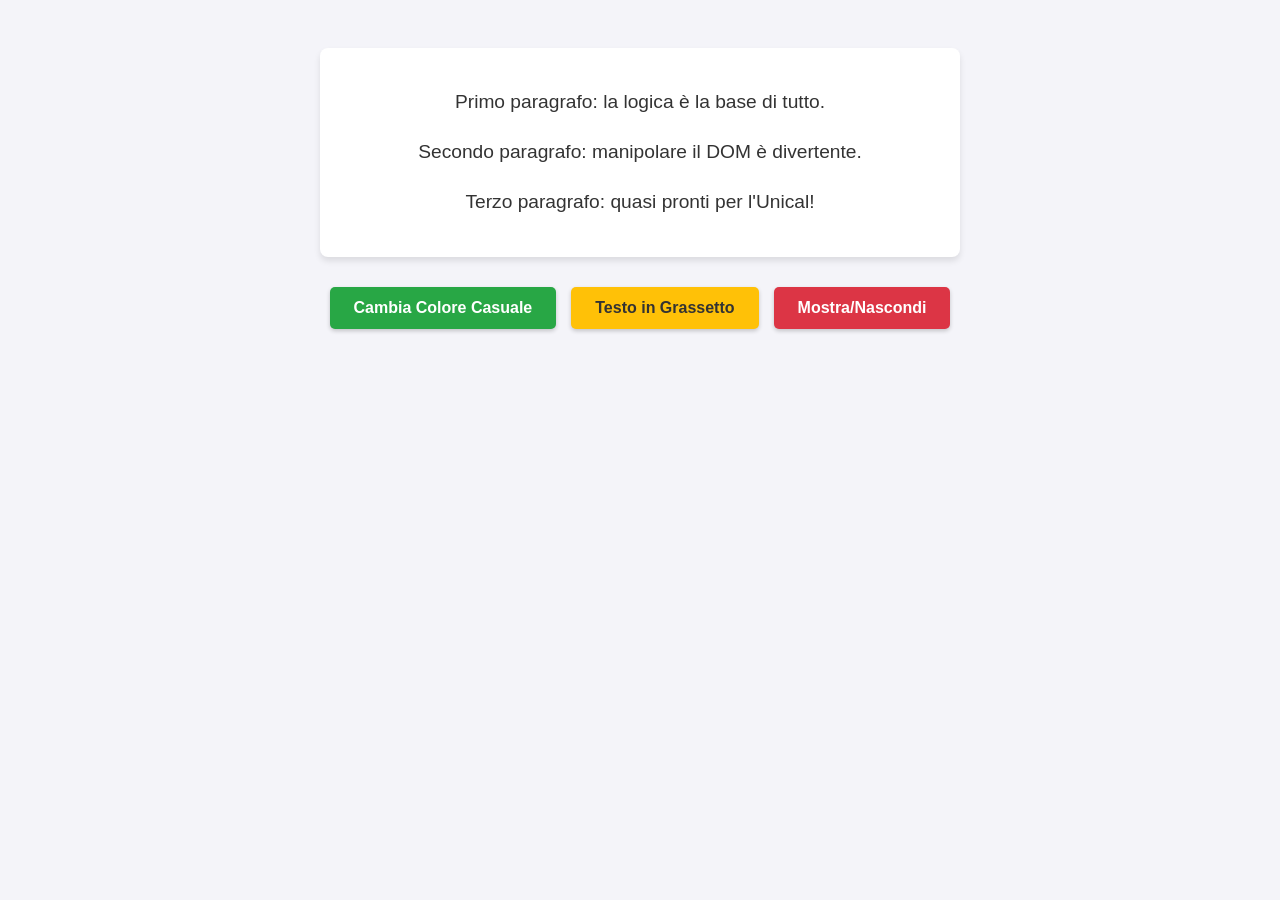
<file: index.html>
<!DOCTYPE html>
<html lang="en">
<head>
    <meta charset="UTF-8">
    <meta name="viewport" content="width=device-width, initial-scale=1.0">
    <title>Document</title>

    <link rel="stylesheet" href="style.css">
</head>
<body>
    <div class="container">
        <p>Primo paragrafo: la logica è la base di tutto.</p>
        <p>Secondo paragrafo: manipolare il DOM è divertente.</p>
        <p>Terzo paragrafo: quasi pronti per l'Unical!</p>
    </div>

    <div class="controls">
        <button id="btnColor">Cambia Colore Casuale</button>
        <button id="btnBold">Testo in Grassetto</button>
        <button id="btnToggle">Mostra/Nascondi</button>
    </div>
    <script src="main.js"></script>
</body>
</html>
</file>
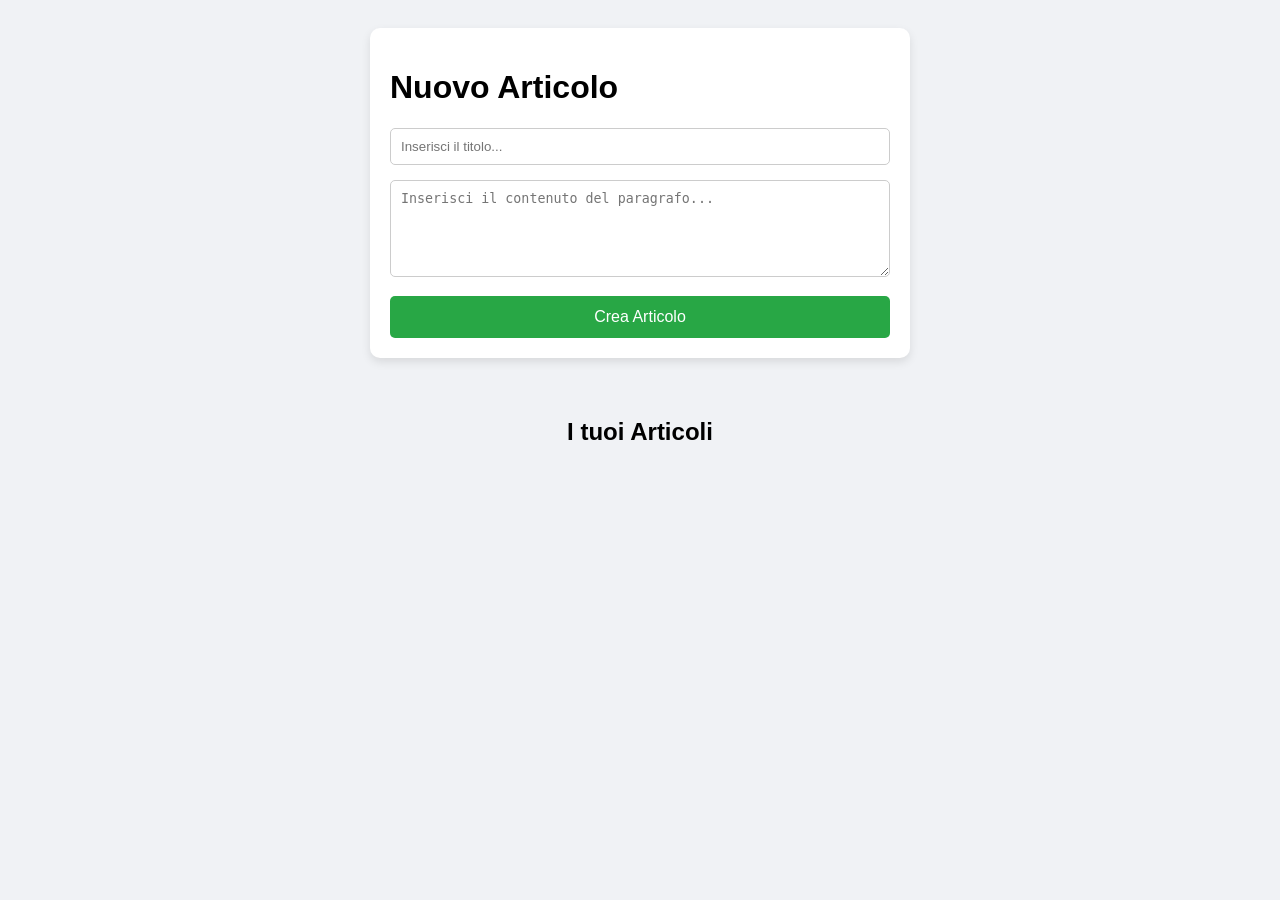
<file: index1.html>
<!DOCTYPE html>
<html lang="it">
<head>
    <meta charset="UTF-8">
    <meta name="viewport" content="width=device-width, initial-scale=1.0">
    <title>Crea il tuo Articolo</title>
    <link rel="stylesheet" href="style1.css">
</head>
<body>

    <div class="form-container">
        <h1>Nuovo Articolo</h1>
        <input type="text" id="inputTitle" placeholder="Inserisci il titolo...">
        <textarea id="inputContent" placeholder="Inserisci il contenuto del paragrafo..." rows="5"></textarea>
        <button id="btnCreate">Crea Articolo</button>
    </div>

    <section id="articlesContainer">
        <h2>I tuoi Articoli</h2>
    </section>

    <script src="main1.js"></script>
</body>
</html>
</file>
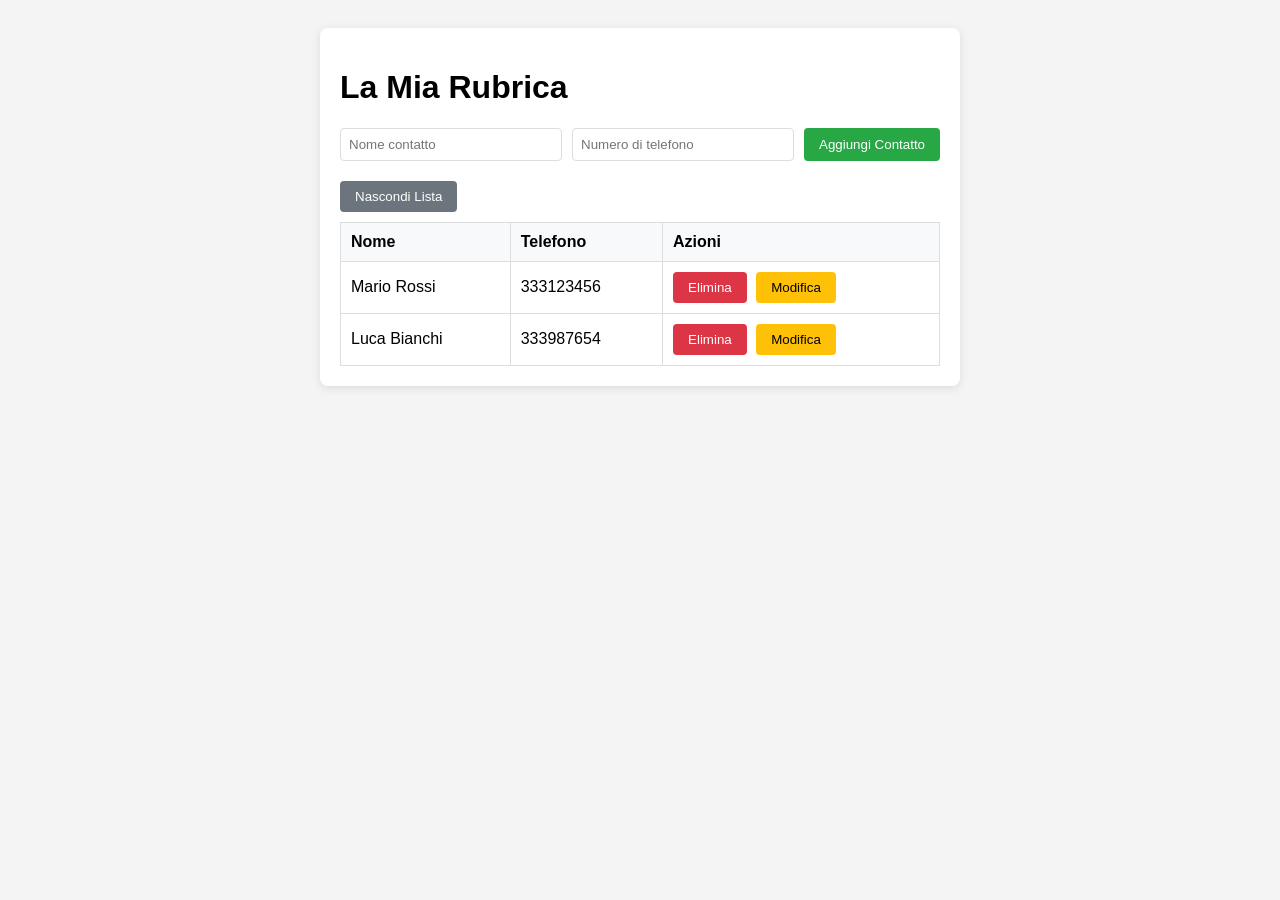
<file: index2.html>
<!DOCTYPE html>
<html lang="it">
<head>
    <meta charset="UTF-8">
    <title>Rubrica Contatti</title>
    <link rel="stylesheet" href="style2.css">
</head>
<body>

    <div class="container">
        <h1>La Mia Rubrica</h1>
        
        <div class="form-group">
            <input type="text" id="inputName" placeholder="Nome contatto">
            <input type="text" id="inputPhone" placeholder="Numero di telefono">
            <button id="btnAdd">Aggiungi Contatto</button>
        </div>

        <div class="controls">
            <button id="btnShowHide">Nascondi Lista</button>
        </div>

        <table id="contactTable">
            <thead>
                <tr>
                    <th>Nome</th>
                    <th>Telefono</th>
                    <th>Azioni</th>
                </tr>
            </thead>
            <tbody id="contactList">
                </tbody>
        </table>
    </div>

    <script src="main2.js"></script>
</body>
</html>
</file>
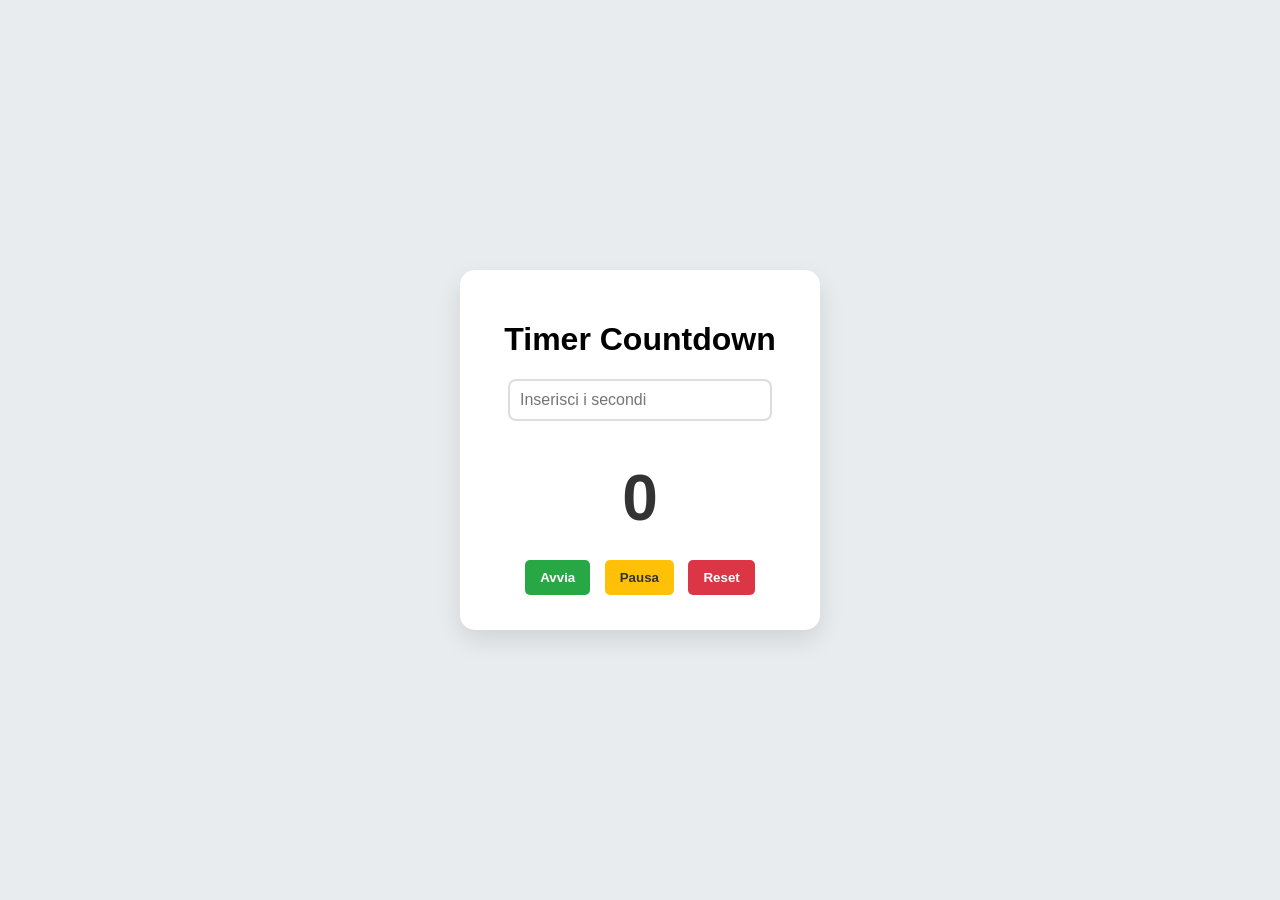
<file: index3.html>
<!DOCTYPE html>
<html lang="it">
<head>
    <meta charset="UTF-8">
    <title>Timer Countdown</title>
    <link rel="stylesheet" href="style3.css">
</head>
<body>

    <div class="timer-card">
        <h1>Timer Countdown</h1>
        
        <input type="number" id="secondsInput" placeholder="Inserisci i secondi">
        
        <div class="display" id="timerDisplay">0</div>

        <div class="controls">
            <button id="startBtn">Avvia</button>
            <button id="pauseBtn">Pausa</button>
            <button id="resetBtn">Reset</button>
        </div>
    </div>

    <script src="main3.js"></script>
</body>
</html>
</file>
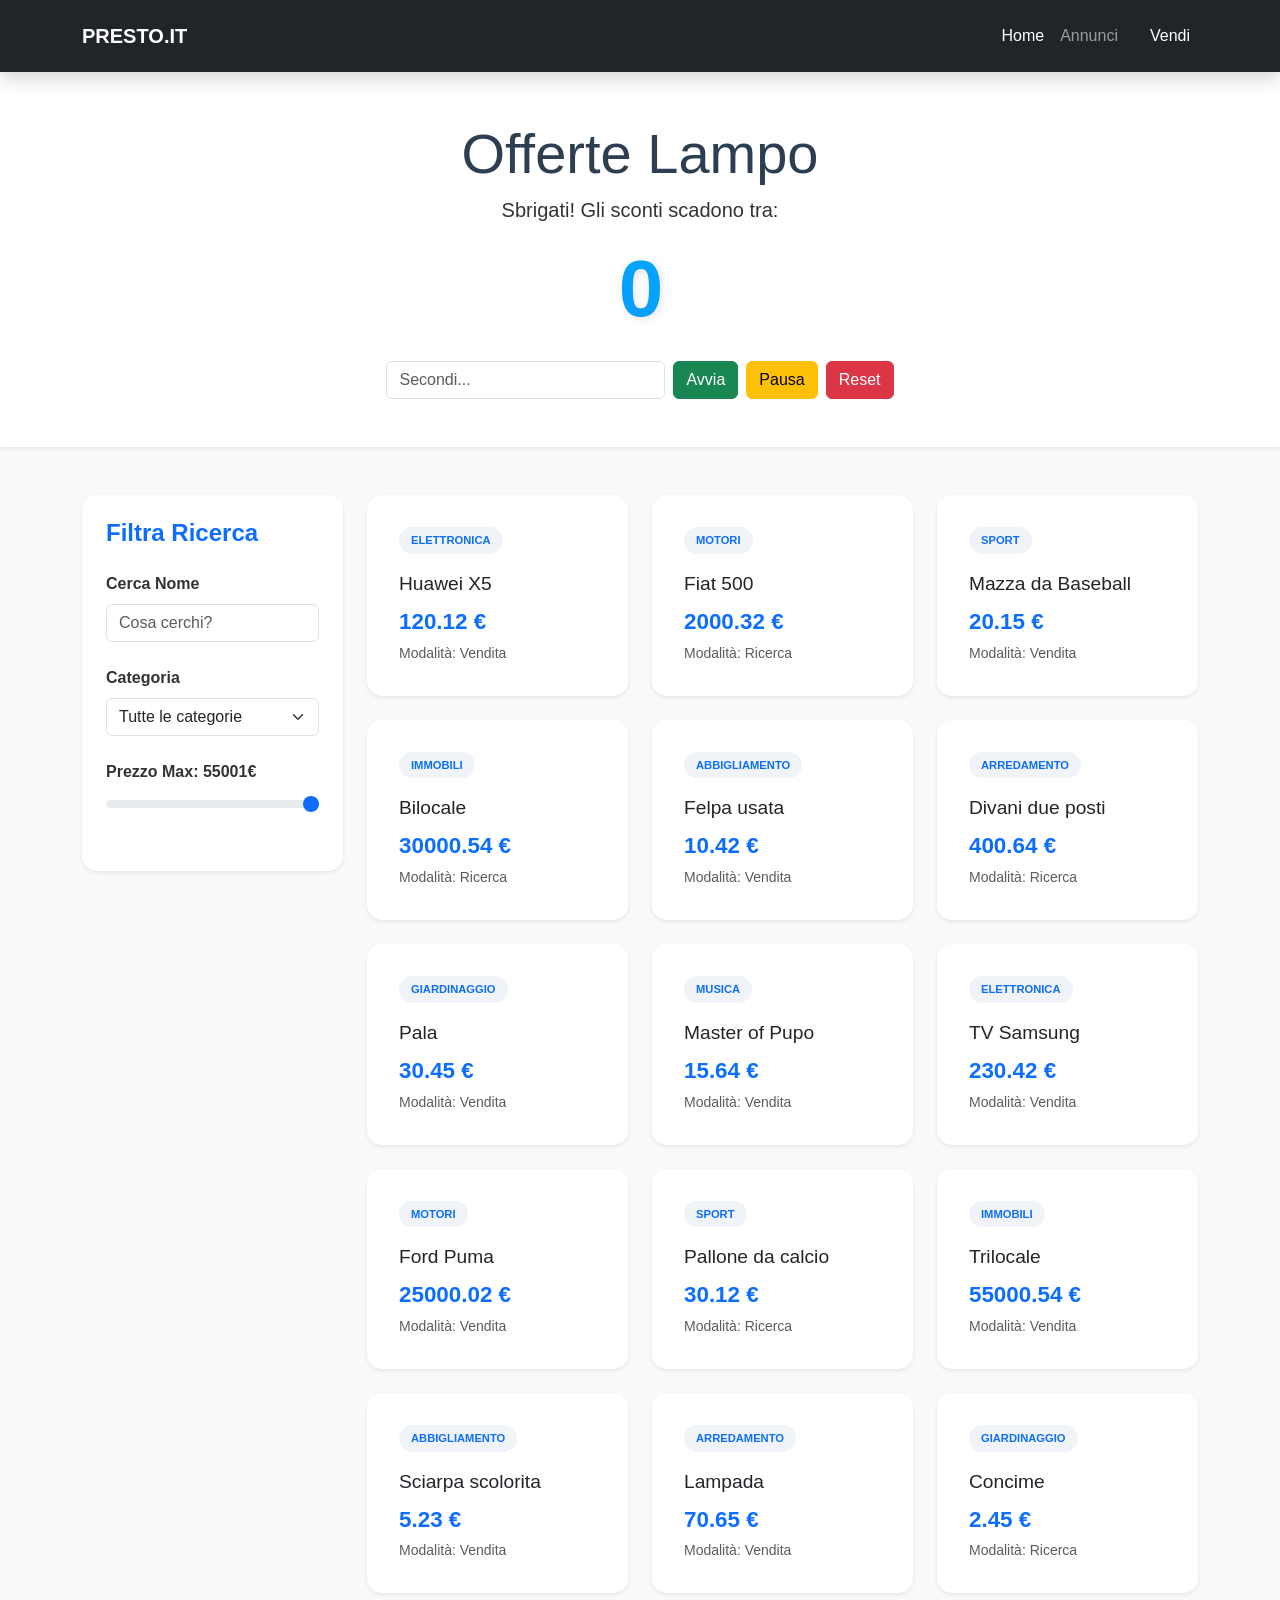
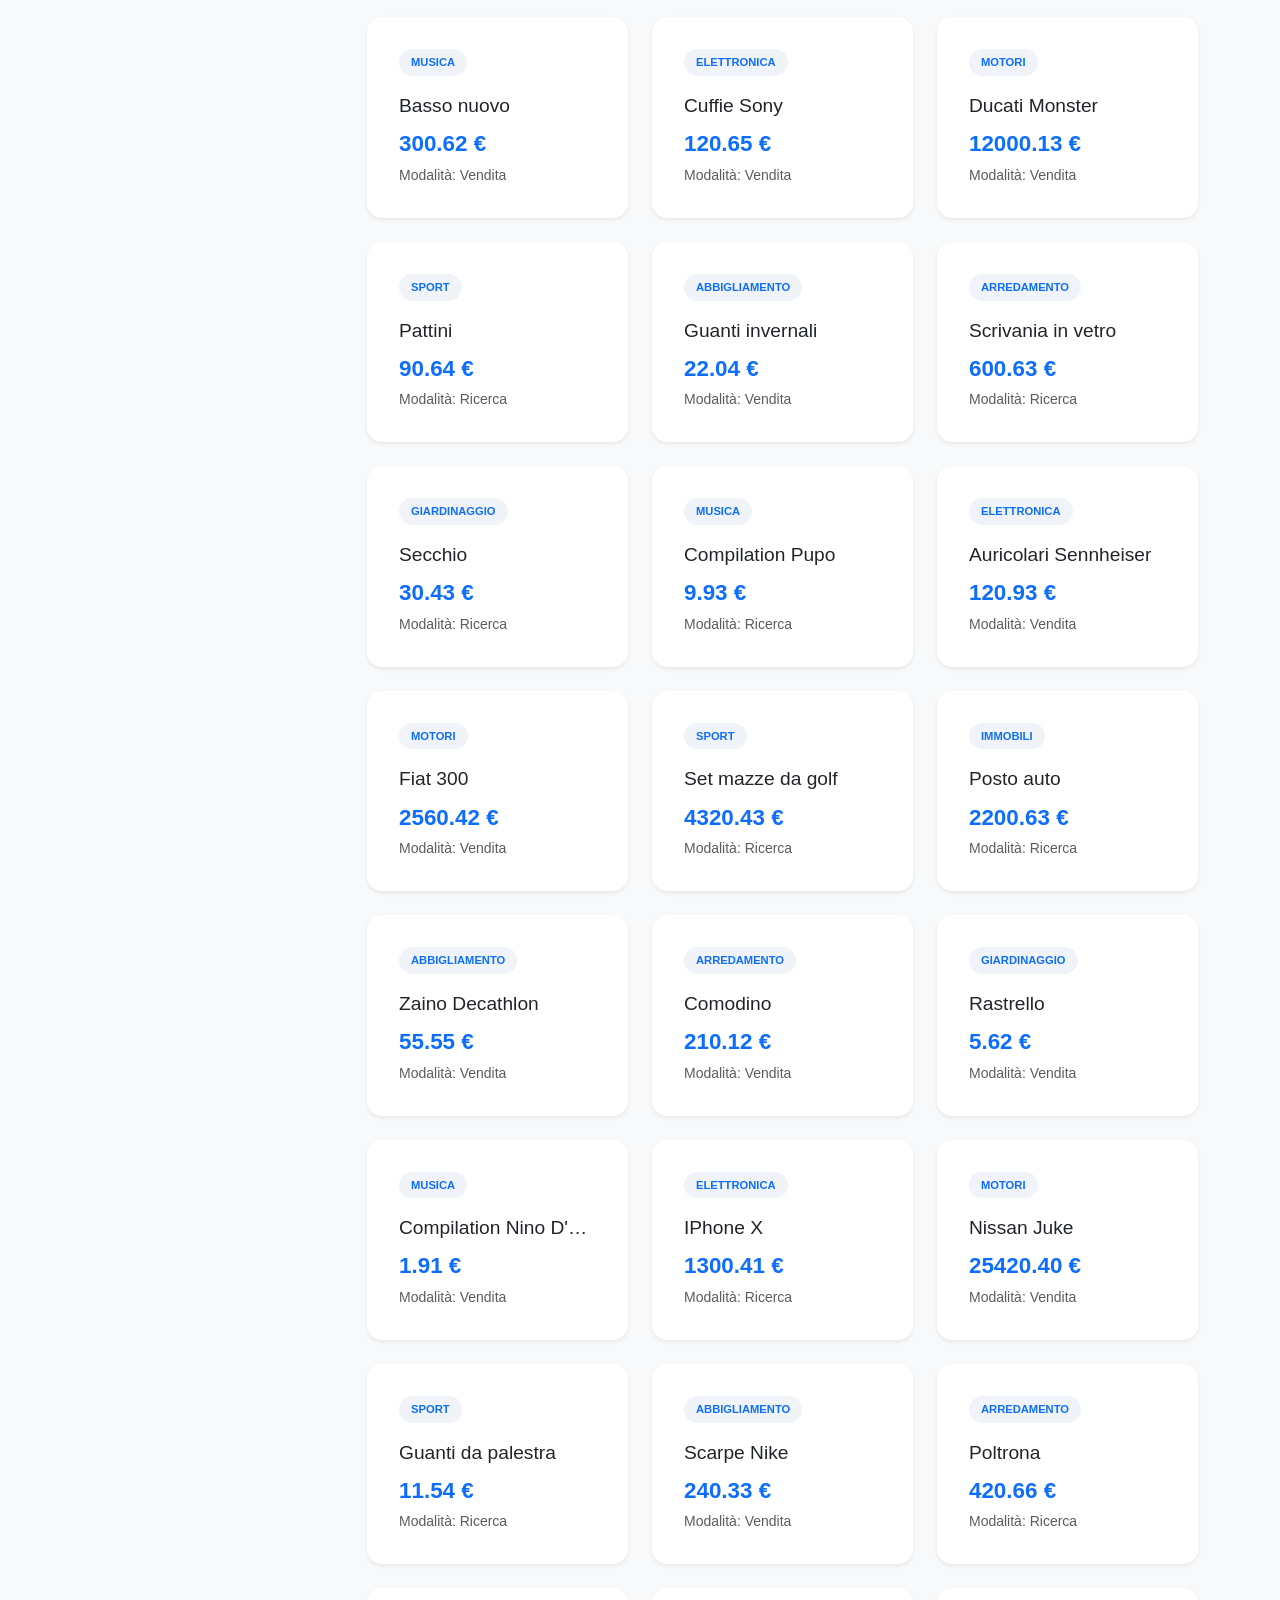
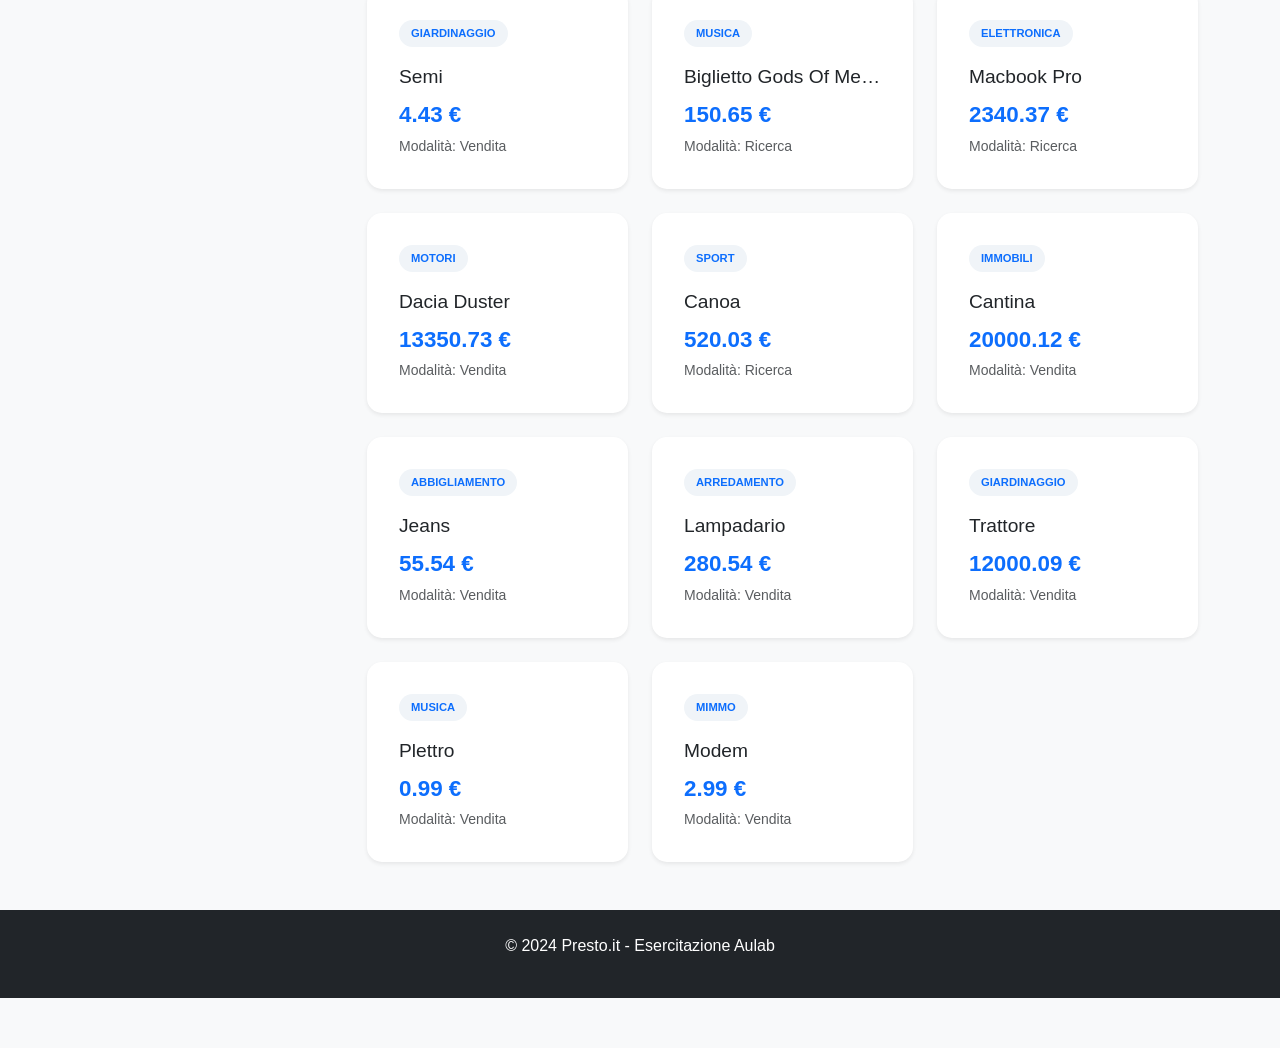
<file: index4.html>
<!DOCTYPE html>
<html lang="it">
<head>
    <meta charset="UTF-8">
    <meta name="viewport" content="width=device-width, initial-scale=1.0">
    <title>Presto.it | Il tuo Usato</title>
    <link href="https://cdn.jsdelivr.net/npm/bootstrap@5.3.0/dist/css/bootstrap.min.css" rel="stylesheet">
    <link rel="stylesheet" href="style4.css">
</head>
<body>

    <nav class="navbar navbar-expand-lg navbar-dark bg-dark shadow">
        <div class="container">
            <a class="navbar-brand fw-bold" href="#">PRESTO.IT</a>
            <button class="navbar-toggler" type="button" data-bs-toggle="collapse" data-bs-target="#navbarNav">
                <span class="navbar-toggler-icon"></span>
            </button>
            <div class="collapse navbar-collapse" id="navbarNav">
                <ul class="navbar-nav ms-auto">
                    <li class="nav-item"><a class="nav-link active" href="#">Home</a></li>
                    <li class="nav-item"><a class="nav-link" href="#">Annunci</a></li>
                    <li class="nav-item"><a class="nav-link btn btn-primary text-white ms-lg-3" href="#">Vendi</a></li>
                </ul>
            </div>
        </div>
    </nav>

    <header class="bg-white py-5 shadow-sm mb-5">
        <div class="container text-center">
            <h1 class="display-4">Offerte Lampo</h1>
            <p class="lead">Sbrigati! Gli sconti scadono tra:</p>
            <div id="timerDisplay" class="display-1 fw-bold">0</div>
            
            <div class="mt-4 d-flex justify-content-center gap-2">
                <input type="number" id="secondsInput" class="form-control w-25" placeholder="Secondi...">
                <button id="startBtn" class="btn btn-success">Avvia</button>
                <button id="pauseBtn" class="btn btn-warning">Pausa</button>
                <button id="resetBtn" class="btn btn-danger">Reset</button>
            </div>
        </div>
    </header>

    <main class="container">
        <div class="row">
            <aside class="col-lg-3 mb-4">
                <div class="filter-card shadow-sm p-4 sticky-top" style="top: 20px;">
                    <h4 class="mb-4 text-primary">Filtra Ricerca</h4>
                    
                    <div class="mb-4">
                        <label class="form-label fw-bold">Cerca Nome</label>
                        <input type="text" id="filterName" class="form-control" placeholder="Cosa cerchi?">
                    </div>

                    <div class="mb-4">
                        <label class="form-label fw-bold">Categoria</label>
                        <select id="filterCategory" class="form-select">
                            <option value="All">Tutte le categorie</option>
                        </select>
                    </div>

                    <div class="mb-4">
                        <label class="form-label fw-bold">Prezzo Max: <span id="priceValue">0</span>€</label>
                        <input type="range" id="filterPrice" class="form-range" min="0" step="1">
                    </div>
                </div>
            </aside>

            <section class="col-lg-9">
                <div id="announcementsWrapper" class="row g-4">
                    </div>
            </section>
        </div>
    </main>

    <footer class="bg-dark text-white text-center py-4 mt-5">
        <p>&copy; 2024 Presto.it - Esercitazione Aulab</p>
    </footer>

    <script src="main4.js"></script>
</body>
</html>
</file>
<file: style.css>
body {
    font-family: 'Segoe UI', Tahoma, Geneva, Verdana, sans-serif;
    padding: 40px;
    background-color: #f4f4f9;
    text-align: center;
    color: #333;
}

.container {
    background: white;
    padding: 20px;
    border-radius: 8px;
    box-shadow: 0 4px 6px rgba(0,0,0,0.1);
    margin-bottom: 30px;
    max-width: 600px;
    margin-left: auto;
    margin-right: auto;
}

p {
    font-size: 1.2rem;
    line-height: 1.6;
    transition: color 0.3s ease;
}

.controls {
    display: flex;
    justify-content: center;
    gap: 15px;
    flex-wrap: wrap;
}

/* Stile bottoni */
button {
    padding: 12px 24px;
    font-size: 1rem;
    font-weight: 600;
    color: white;
    background-color: #007bff;
    border: none;
    border-radius: 5px;
    cursor: pointer;
    transition: all 0.2s ease;
    box-shadow: 0 2px 4px rgba(0,0,0,0.2);
}

button:hover {
    background-color: #0056b3;
    transform: translateY(-2px);
    box-shadow: 0 4px 8px rgba(0,0,0,0.2);
}

button:active {
    transform: translateY(0);
}

#btnColor { background-color: #28a745; }
#btnColor:hover { background-color: #218838; }

#btnBold { background-color: #ffc107; color: #333; }
#btnBold:hover { background-color: #e0a800; }

#btnToggle { background-color: #dc3545; }
#btnToggle:hover { background-color: #c82333; }
</file>
<file: style1.css>
body {
    font-family: 'Arial', sans-serif;
    background-color: #f0f2f5;
    padding: 20px;
    display: flex;
    flex-direction: column;
    align-items: center;
}

.form-container {
    background: white;
    padding: 20px;
    border-radius: 10px;
    box-shadow: 0 4px 10px rgba(0,0,0,0.1);
    width: 100%;
    max-width: 500px;
    margin-bottom: 40px;
}

input, textarea {
    width: 100%;
    margin-bottom: 15px;
    padding: 10px;
    border: 1px solid #ccc;
    border-radius: 5px;
    box-sizing: border-box; 
} 

button {
    width: 100%;
    padding: 12px;
    background-color: #28a745;
    color: white;
    border: none;
    border-radius: 5px;
    cursor: pointer;
    font-size: 16px;
}

button:hover {
    background-color: #218838;
}

article {
    background: white;
    padding: 15px;
    margin-bottom: 20px;
    border-left: 5px solid #007bff;
    border-radius: 5px;
    width: 100%;
    max-width: 500px;
    box-shadow: 0 2px 5px rgba(0,0,0,0.05);
}

article h3 {
    margin-top: 0;
    color: #007bff;
}
</file>
<file: style2.css>
body { font-family: sans-serif; background: #f4f4f4; padding: 20px; }
.container { max-width: 600px; margin: auto; background: white; padding: 20px; border-radius: 8px; box-shadow: 0 2px 10px rgba(0,0,0,0.1); }
.form-group { display: flex; gap: 10px; margin-bottom: 20px; }
input { flex: 1; padding: 8px; border: 1px solid #ddd; border-radius: 4px; }
button { padding: 8px 15px; cursor: pointer; border: none; border-radius: 4px; color: white; }

#btnAdd { background: #28a745; }
#btnShowHide { background: #6c757d; margin-bottom: 10px; }
.btnDelete { background: #dc3545; margin-right: 5px; }
.btnEdit { background: #ffc107; color: black; }

table { width: 100%; border-collapse: collapse; }
th, td { border: 1px solid #ddd; padding: 10px; text-align: left; }
th { background: #f8f9fa; }
</file>
<file: style3.css>
body {
    font-family: 'Segoe UI', sans-serif;
    background-color: #e9ecef;
    display: flex;
    justify-content: center;
    align-items: center;
    height: 100vh;
    margin: 0;
}

.timer-card {
    background: white;
    padding: 30px;
    border-radius: 15px;
    box-shadow: 0 10px 25px rgba(0,0,0,0.1);
    text-align: center;
    width: 300px;
}

input {
    width: 80%;
    padding: 10px;
    margin-bottom: 20px;
    border: 2px solid #ddd;
    border-radius: 8px;
    font-size: 1rem;
}

.display {
    font-size: 4rem;
    font-weight: bold;
    color: #333;
    margin: 20px 0;
}

.controls button {
    padding: 10px 15px;
    margin: 5px;
    border: none;
    border-radius: 5px;
    cursor: pointer;
    font-weight: bold;
    color: white;
    transition: 0.3s;
}

#startBtn { background-color: #28a745; }
#pauseBtn { background-color: #ffc107; color: #333; }
#resetBtn { background-color: #dc3545; }

button:hover { opacity: 0.8; }
</file>
<file: style4.css>
/* --- STILI GENERALI --- */
body {
    font-family: 'Segoe UI', Roboto, Helvetica, Arial, sans-serif;
    background-color: #f8f9fa;
    color: #333;
    padding-bottom: 50px;
}

h1, h2, h3, h4 {
    font-weight: 700;
    color: #2c3e50;
}

/* --- NAVBAR --- */
.navbar {
    padding: 1rem 0;
}

/* --- SEZIONE COUNTDOWN (Header) --- */
#timerDisplay {
    font-variant-numeric: tabular-nums; 
    letter-spacing: -2px;
    background: linear-gradient(45deg, #0d6efd, #00d4ff);
    -webkit-background-clip: text;
    background-clip: text; /* Versione standard per rimuovere il warning giallo */
    -webkit-text-fill-color: transparent;
    filter: drop-shadow(2px 2px 4px rgba(0,0,0,0.1));
}

/* --- SIDEBAR FILTRI --- */
.filter-card {
    border: none;
    border-radius: 15px;
    background: white;
    padding: 25px;
    box-shadow: 0 4px 15px rgba(0,0,0,0.05);
}

.sticky-top {
    z-index: 100; /* Assicura che i filtri rimangano sopra il resto mentre scorri */
}

/* Personalizzazione Slider Prezzo */
input[type=range]::-webkit-slider-thumb {
    background: #0d6efd;
}

input[type=range]:focus {
    box-shadow: 0 0 0 0.25rem rgba(13, 110, 253, 0.25);
}

/* --- CARD ANNUNCI --- */
.card-presto {
    border: none;
    border-radius: 15px;
    overflow: hidden;
    transition: all 0.3s cubic-bezier(0.25, 0.8, 0.25, 1);
    background: white;
    height: 100%;
}

.card-presto:hover {
    transform: translateY(-8px);
    box-shadow: 0 15px 30px rgba(0, 0, 0, 0.1) !important;
}

.category-badge {
    background-color: #f0f4f8;
    color: #0d6efd;
    font-size: 0.7rem;
    font-weight: 800;
    padding: 5px 12px;
    border-radius: 50px;
    text-transform: uppercase;
    display: inline-block;
}

.card-title {
    font-size: 1.2rem;
    margin: 10px 0;
}

.price-tag {
    font-size: 1.4rem;
    font-weight: 700;
    color: #0d6efd;
}

/* --- ANIMAZIONE DI APPARIZIONE --- */
#announcementsWrapper > div {
    animation: fadeIn 0.6s ease forwards;
}

@keyframes fadeIn {
    from { 
        opacity: 0; 
        transform: translateY(30px); 
    }
    to { 
        opacity: 1; 
        transform: translateY(0); 
    }
}

/* --- RESPONSIVITÀ --- */
@media (max-width: 991px) {
    .filter-card {
        margin-bottom: 30px;
    }
    
    #timerDisplay {
        font-size: 4rem;
    }
}

@media (max-width: 768px) {
    .display-1 {
        font-size: 3.5rem;
    }
}
</file>
